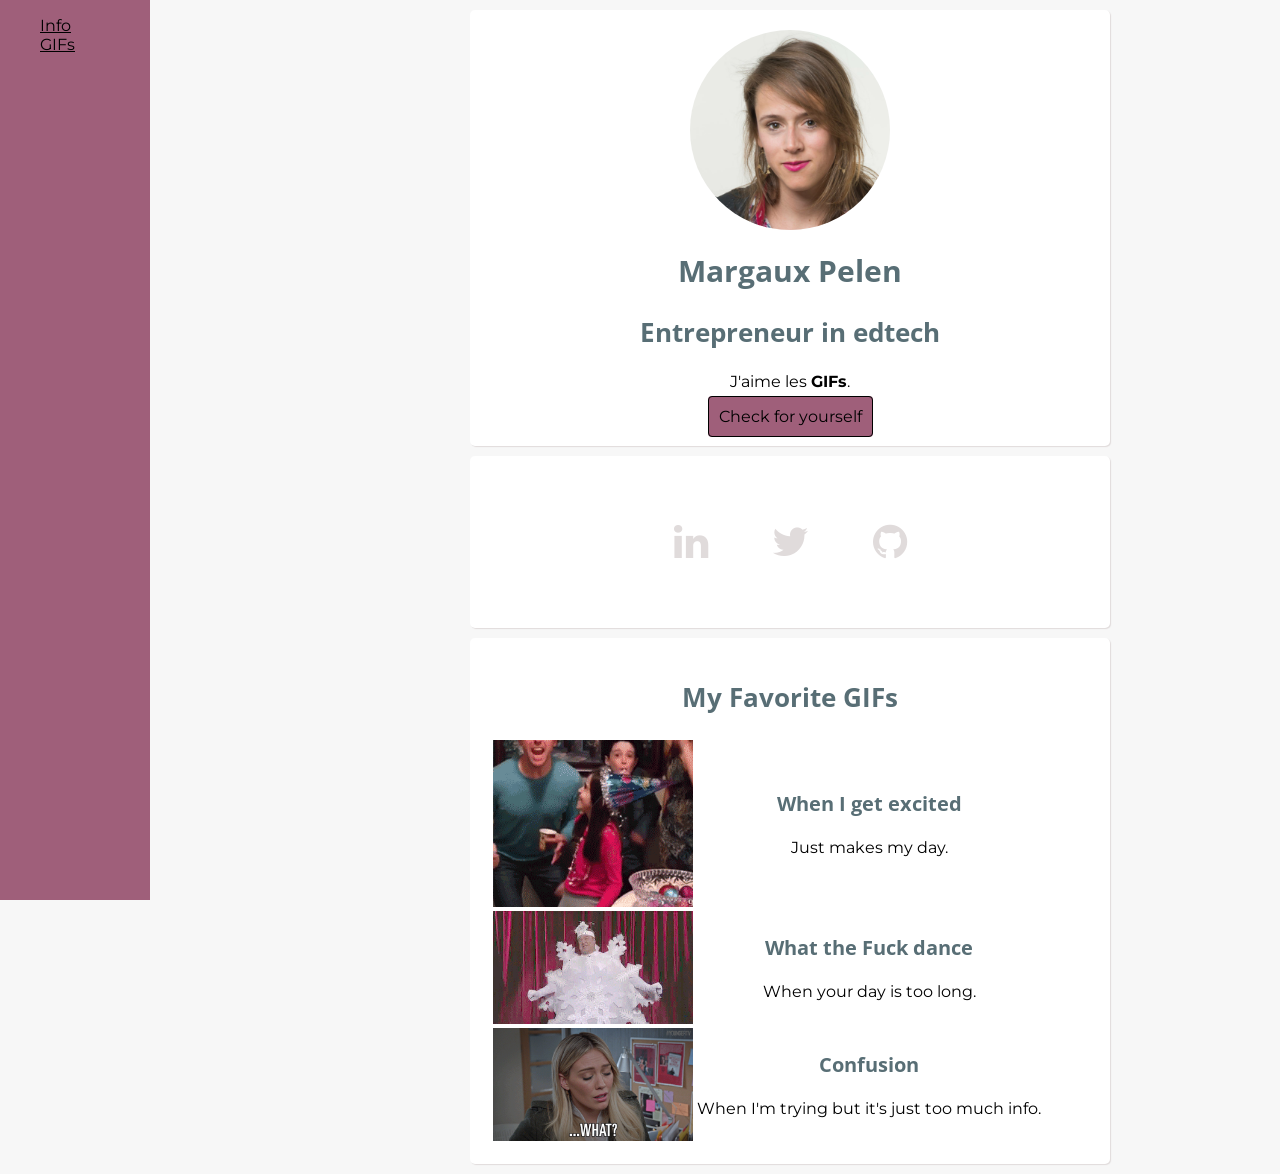
<file: index.html>
<html>
  <head>
    <meta charset="utf-8">

    <title>Margaux Pelen</title>

    <!-- Google fonts -->
    <link rel="stylesheet" href="http://fonts.googleapis.com/css?family=Open+Sans:400,300,700|Montserrat:400,700">
    <link href='https://fonts.googleapis.com/css?family=Lato' rel='stylesheet' type='text/css'>
    <!-- Fontawesome -->
    <link href="http://maxcdn.bootstrapcdn.com/font-awesome/4.2.0/css/font-awesome.min.css" rel="stylesheet">

    <!-- Your style -->
    <link rel="stylesheet" href="style.css">
  </head>
<body>

  <div id="page-contents">
    <div class="container">
      <div class="card text_center" id="summary">
      <img src="images/margauxpelensquare.png" alt="Margaux Pelen" class="round_image" id="summary">

        <h1>Margaux Pelen</h1>
        <h2>Entrepreneur in edtech</h2>
        <p>
          J'aime les <strong>GIFs</strong>.
        </p>

        <a href="http://giphy.com/search/gifs/" class="red-button">Check for yourself</a>
      </div>

<div class="card text-center">
       <ul class="list_inline">
         <li>
           <a href="https://https://fr.linkedin.com/in/margauxpelen">
             <i class="fa fa-linkedin">
             </i>
           </a>
         </li>
         <li>
           <a href="https://twitter.com/mapelen">
             <i class="fa fa-twitter" aria-hidden="true">
             </i>
           </a>
         </li>
         <li>
           <a href="https://github.com/mapelen/">
             <i class="fa fa-github" aria-hidden="true">
             </i>
           </a>
         </li>
       </ul>
     </div>


      <!-- <div class="card social_network text_center">
        <ul class ="list_inline">
          <li>
            <a href="https://www.facebook.com/margauxpe">
              <i class="fa fa-facebook"></i> Facebook
            </a>
          </li>
          <li>
            <a href="https://https://fr.linkedin.com/in/margauxpelen">
              <i class="fa fa-linkedin"></i> Linkedin
            </a>
          </li>
          <li>
            <a href="https://twitter.com/mapelen">
              <i class="fa fa-twitter"></i> Twitter
            </a>
          </li>
        </ul>
      </div>
 -->
      <div class="card" id="best-GIFs">
        <h2>My Favorite GIFs</h2>
        <table>
          <tbody>
            <tr>
              <td><img src="images/excited.gif" alt="Visiteurs1" class="gif"></td>
              <td>
                <h3>When I get excited</h3>
                <p>Just makes my day.</p>
              </td>
            </tr>
            <tr>
              <td><img src="images/snowflake.gif" alt="Visiteurs2" class="gif"></td>
              <td>
                <h3>What the Fuck dance</h3>
                <p>When your day is too long. </p>
              </td>
            </tr>
            <tr>
              <td><img src="images/confused.gif" alt="Confused" class="gif"></td>
              <td>
                <h3>Confusion</h3>
                <p>When I'm trying but it's just too much info. </p>
              </td>
            </tr>
          </tbody>
        </table>
      </div>
    </div>
  </div>

  <div id="sidebar">
    <ul class="list_no_bullet">
      <li><a href="#summary" class= "sidebartitles">Info</a></li>
      <li><a href="#best-GIFs" class= "sidebartitles">GIFs</a></li>
    </ul>
  </div>



</body>
</html>
</file>
<file: style.css>
body {
  color: #eeeeee;
  background-color: #F7F7F7;
}

h1, h2, h3 {
  color: #586e75;
  text-align: center;
  font-family: 'Open Sans', sans-serif;
}

p {
  color: black;
  text-align: center;
  font-family: 'Montserrat', sans-serif;
}

h1 {
  font-size: 30px;
  line-height: 1.4;
}

h2 {
  font-size: 26px;
  line-height: 1.4;
}

h3 {
  font-size: 20px;
  line-height: 1.4;
}

a {
  color: black;
/*  text-decoration: underline;*/
  font-family: 'Montserrat', sans-serif;
}

a:hover {
  color:#C24057;
}

.round_image{
  width: 200px;
  height:200px;
  border-radius: 150px;
  align:center
}

.card {
  width: 600px;
  margin: 10px auto;
  background-color: white;
  border-radius: 5px;
  padding: 20px;
/*  margin: 30px;*/
  box-shadow: 1px 1px 1px #e0dbdb;
}

.gif {
  text-align: center;
  width: 200px;
}
.container {
  margin: auto;
}

.text_center {
  text-align: center;
}

.list_inline > li {
  display: inline-block;
  margin: 30px;
}

.fa {
  font-size: 40px;
  color:#e0dbdb;
}

.fa:hover {
  color:#9F5F7A;
}

.list_inline {
  padding-left: 0;
  text-align: center;
}

.red-button {
  background-color: #9F5F7A;
  padding: 10px;
  border-radius: 4px;
  border:1px solid black;
  text-decoration: none;
}

#sidebar {
  position: fixed;
  width: 350px;
  left: 0;
  top: 0;
  bottom: 0;
}
#page-content {
  margin-left: 300px;
}


#sidebar {
  position: fixed;
  width: 150px;
  left: 0;
  top: 0;
  background-color: #9F5F7A;
  list-style: none
  bottom: 0;
}
#page-contents {
  margin-left: 300px;
}

.list_no_bullet {
  list-style:none;
  text-decoration: none;
}

.sidebartitles:hover {
  color:white;
}
</file>
